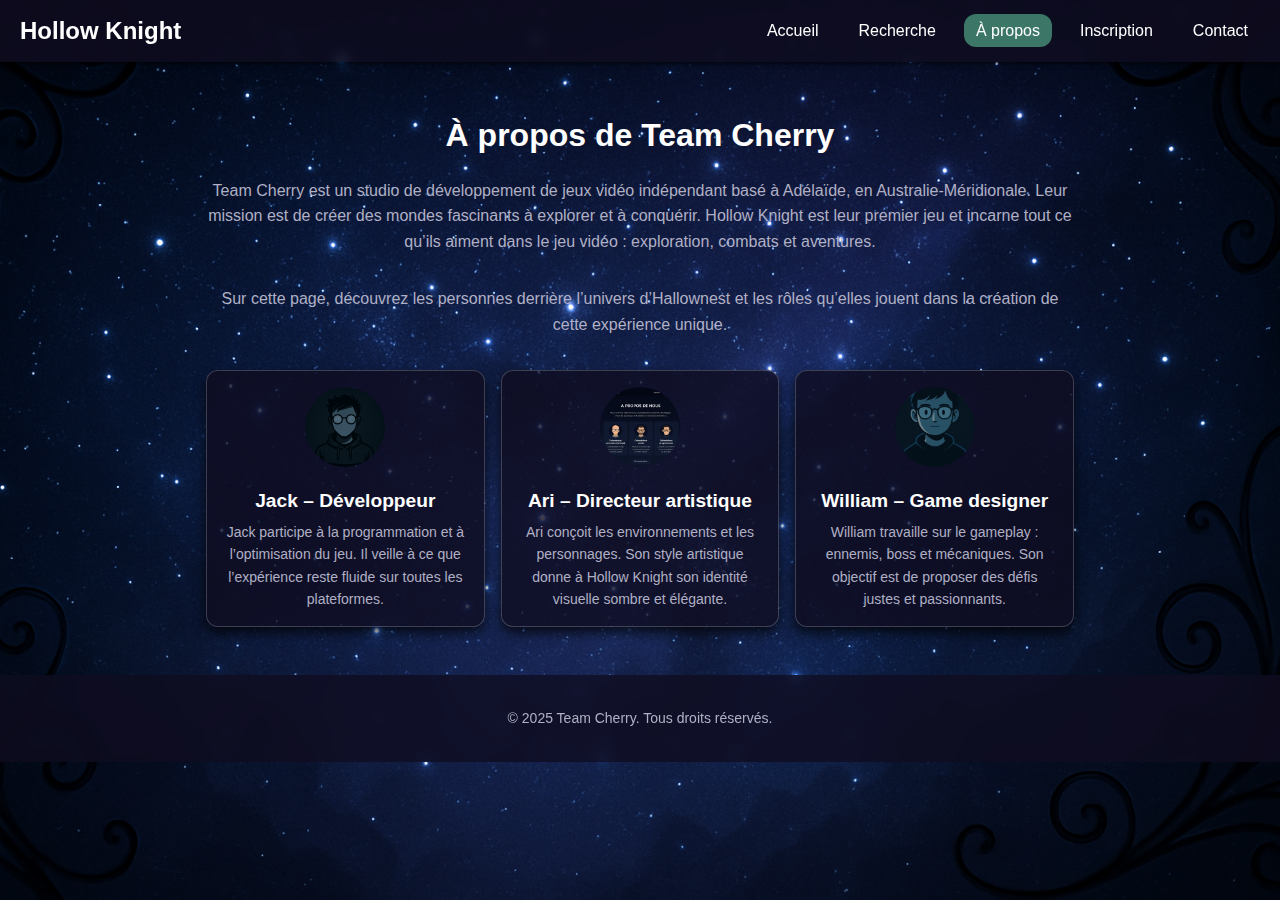
<file: about.html>
<!DOCTYPE html>
<html lang="fr">
<head>
  <meta charset="UTF-8">
  <title>À propos – Hollow Knight</title>
  <link rel="stylesheet" href="css/styles.css">
  <script defer src="js/script.js"></script>
</head>
<body>
  <nav class="navbar">
    <h1 class="logo">Hollow Knight</h1>
    <ul>
      <li><a href="index.html">Accueil</a></li>
      <li><a href="recherche.html">Recherche</a></li>
      <li><a href="about.html" class="active">À propos</a></li>
      <li><a href="inscription.html">Inscription</a></li>
      <li><a href="contact.html">Contact</a></li>
    </ul>
  </nav>
  <section class="about-container">
    <h2>À propos de Team Cherry</h2>
    <p class="intro">Team Cherry est un studio de développement de jeux vidéo indépendant basé à Adélaïde, en Australie-Méridionale. Leur mission est de créer des mondes fascinants à explorer et à conquérir. Hollow Knight est leur premier jeu et incarne tout ce qu’ils aiment dans le jeu vidéo : exploration, combats et aventures.</p>
    <p class="intro">Sur cette page, découvrez les personnes derrière l’univers d’Hallownest et les rôles qu’elles jouent dans la création de cette expérience unique.</p>
    <div class="team-grid">
      <div class="team-member">
        <img src="images/member1.png" alt="Membre de l’équipe 1">
        <h3>Jack – Développeur</h3>
        <p>Jack participe à la programmation et à l’optimisation du jeu. Il veille à ce que l’expérience reste fluide sur toutes les plateformes.</p>
      </div>
      <div class="team-member">
        <img src="images/member2.png" alt="Membre de l’équipe 2">
        <h3>Ari – Directeur artistique</h3>
        <p>Ari conçoit les environnements et les personnages. Son style artistique donne à Hollow Knight son identité visuelle sombre et élégante.</p>
      </div>
      <div class="team-member">
        <img src="images/member3.png" alt="Membre de l’équipe 3">
        <h3>William – Game designer</h3>
        <p>William travaille sur le gameplay : ennemis, boss et mécaniques. Son objectif est de proposer des défis justes et passionnants.</p>
      </div>
    </div>
  </section>
  <footer>
    <p>&copy; 2025 Team Cherry. Tous droits réservés.</p>
  </footer>
</body>
</html>
</file>
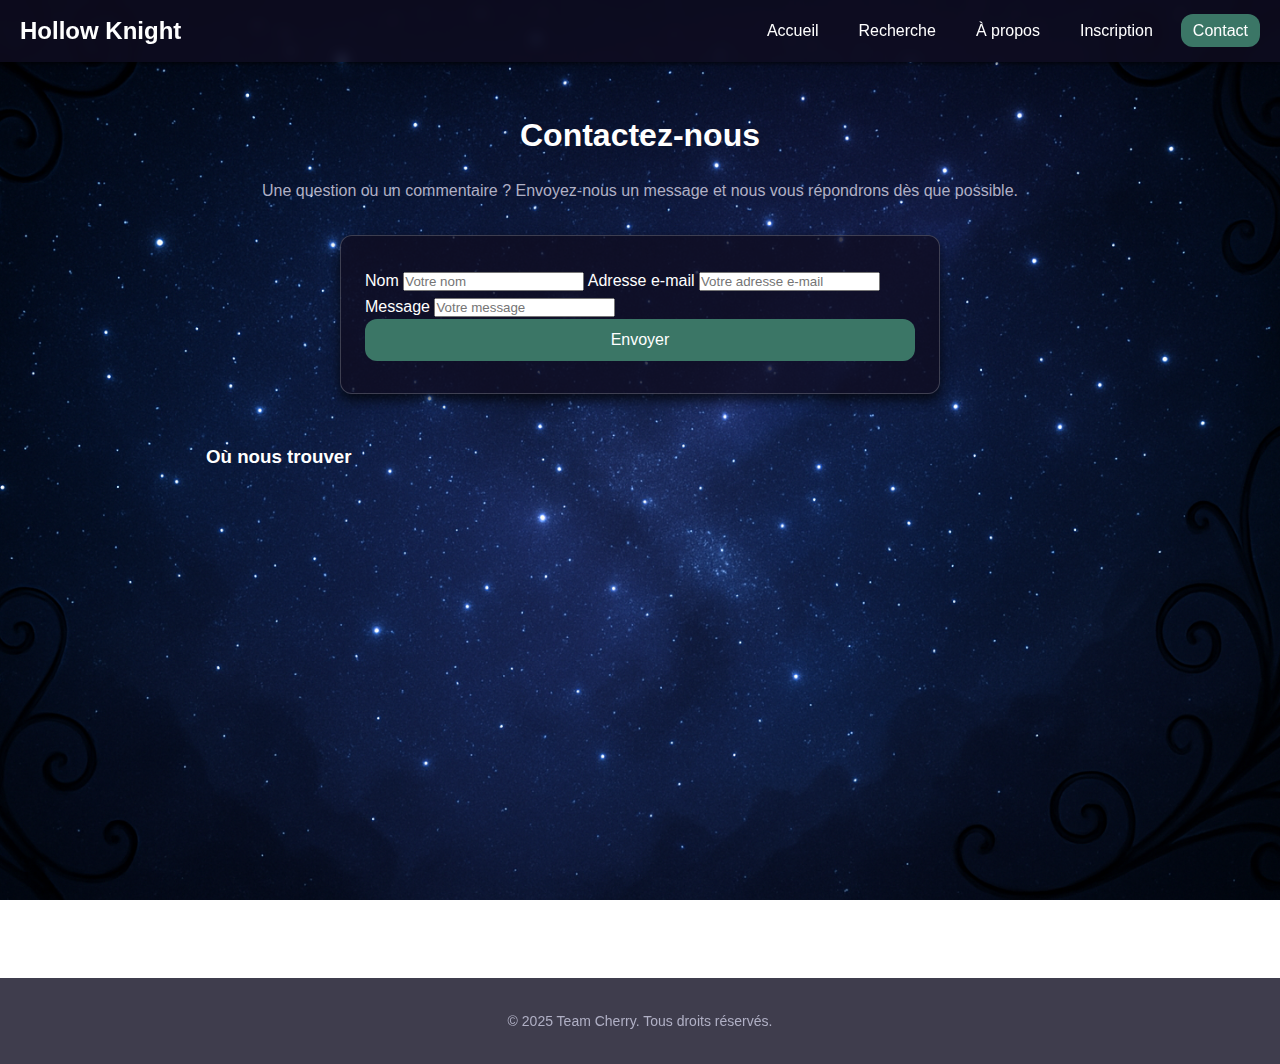
<file: contact.html>
<!DOCTYPE html>
<html lang="fr">
<head>
  <meta charset="UTF-8">
  <title>Contact – Hollow Knight</title>
  <link rel="stylesheet" href="css/styles.css">
  <script defer src="js/script.js"></script>
</head>
<body>
  <nav class="navbar">
    <h1 class="logo">Hollow Knight</h1>
    <ul>
      <li><a href="index.html">Accueil</a></li>
      <li><a href="recherche.html">Recherche</a></li>
      <li><a href="about.html">À propos</a></li>
      <li><a href="inscription.html">Inscription</a></li>
      <li><a href="contact.html" class="active">Contact</a></li>
    </ul>
  </nav>
  <section class="about-container">
    <h2>Contactez‑nous</h2>
    <p class="intro">Une question ou un commentaire ? Envoyez‑nous un message et nous vous répondrons dès que possible.</p>
    <form id="contact-form" class="inscription-container" style="max-width:600px; margin:0 auto;">
      <label for="contact-name">Nom</label>
      <input type="text" id="contact-name" name="contact-name" placeholder="Votre nom">
      <label for="contact-email">Adresse e‑mail</label>
      <input type="email" id="contact-email" name="contact-email" placeholder="Votre adresse e‑mail">
      <label for="contact-message">Message</label>
      <input type="text" id="contact-message" name="contact-message" placeholder="Votre message">
      <button type="submit">Envoyer</button>
    </form>
    <div class="map" style="margin-top:3rem;">
      <h3>Où nous trouver</h3>
      <!-- Code d’intégration de Google Maps généré via l’option "Partager" → "Intégrer" comme indiqué dans la documentation【428095736470677†L281-L305】 -->
      <iframe src="https://www.google.com/maps/embed?pb=!1m18!1m12!1m3!1d3537.8579581970954!2d138.6007453150613!3d-34.921230131705836!2m3!1f0!2f0!3f0!3m2!1i1024!2i768!4f13.1!3m3!1m2!1s0x6ab0cedbc0ac203b%3A0x654c371d335dfc39!2sAdelaide%20SA%2C%20Australia!5e0!3m2!1sfr!2sca!4v1700000000000!5m2!1sfr!2sca" width="100%" height="450" style="border:0; border-radius: var(--border-radius);" allowfullscreen loading="lazy" referrerpolicy="no-referrer-when-downgrade"></iframe>
    </div>
  </section>
  <footer>
    <p>&copy; 2025 Team Cherry. Tous droits réservés.</p>
  </footer>
</body>
</html>
</file>
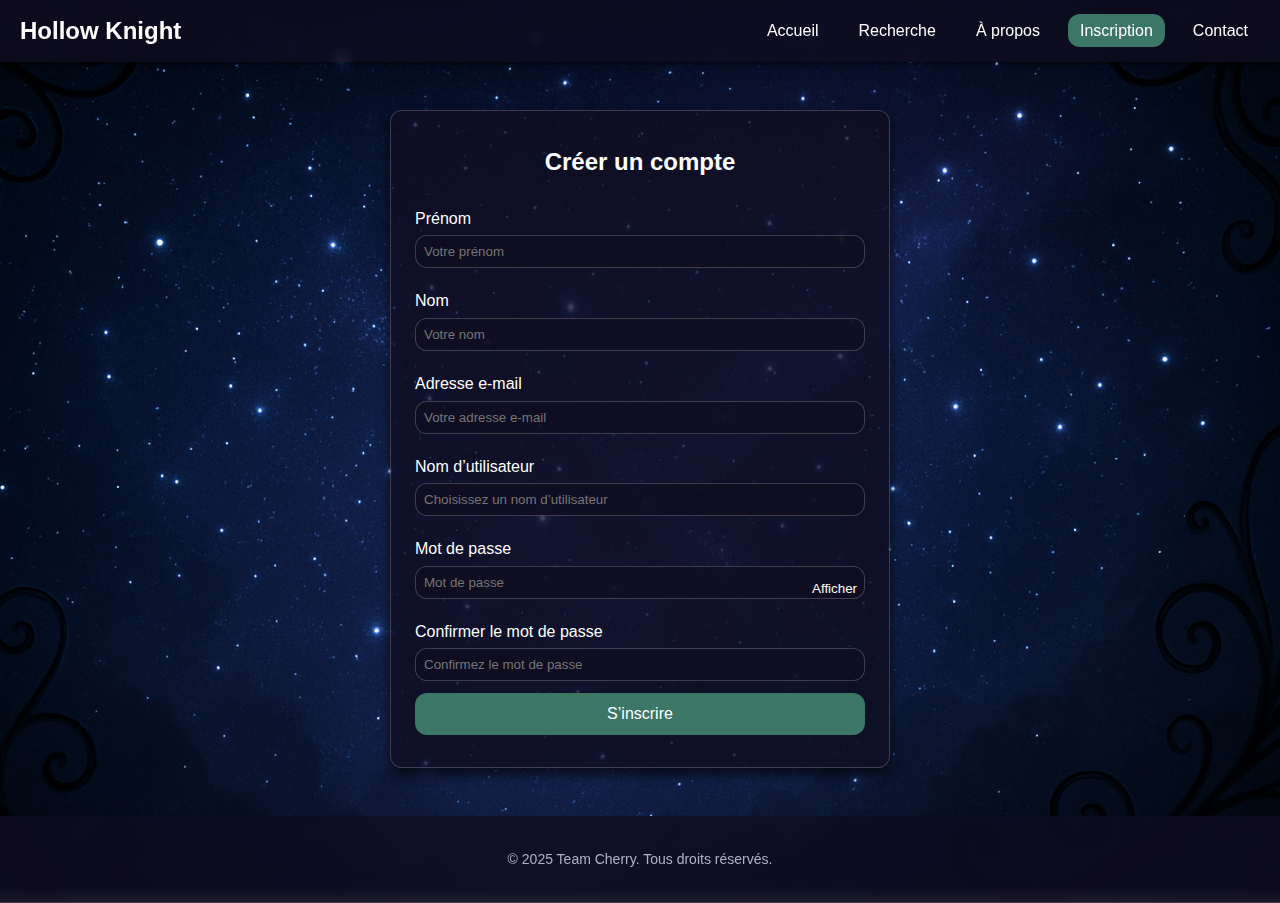
<file: inscription.html>
<!DOCTYPE html>
<html lang="fr">
<head>
  <meta charset="UTF-8">
  <title>Inscription – Hollow Knight</title>
  <link rel="stylesheet" href="css/styles.css">
  <script defer src="js/script.js"></script>
</head>
<body>
  <nav class="navbar">
    <h1 class="logo">Hollow Knight</h1>
    <ul>
      <li><a href="index.html">Accueil</a></li>
      <li><a href="recherche.html">Recherche</a></li>
      <li><a href="about.html">À propos</a></li>
      <li><a href="inscription.html" class="active">Inscription</a></li>
      <li><a href="contact.html">Contact</a></li>
    </ul>
  </nav>
  <section class="inscription-container">
    <h2>Créer un compte</h2>
    <!-- Messages d’erreur et de succès -->
    <div id="form-error"></div>
    <div id="form-success"></div>
    <!-- Formulaire -->
    <form id="signup-form">
      <label for="prenom">Prénom</label>
      <input type="text" id="prenom" name="prenom" placeholder="Votre prénom">

      <label for="nom">Nom</label>
      <input type="text" id="nom" name="nom" placeholder="Votre nom">

      <label for="email">Adresse e‑mail</label>
      <input type="email" id="email" name="email" placeholder="Votre adresse e‑mail">

      <label for="username">Nom d’utilisateur</label>
      <input type="text" id="username" name="username" placeholder="Choisissez un nom d’utilisateur">

      <label for="password">Mot de passe</label>
      <div class="password-wrapper">
        <input type="password" id="password" name="password" placeholder="Mot de passe">
        <button type="button" id="toggle-password">Afficher</button>
      </div>

      <label for="confirm-password">Confirmer le mot de passe</label>
      <input type="password" id="confirm-password" name="confirm-password" placeholder="Confirmez le mot de passe">

      <button type="submit">S’inscrire</button>
    </form>
  </section>
  <footer>
    <p>&copy; 2025 Team Cherry. Tous droits réservés.</p>
  </footer>
</body>
</html>
</file>
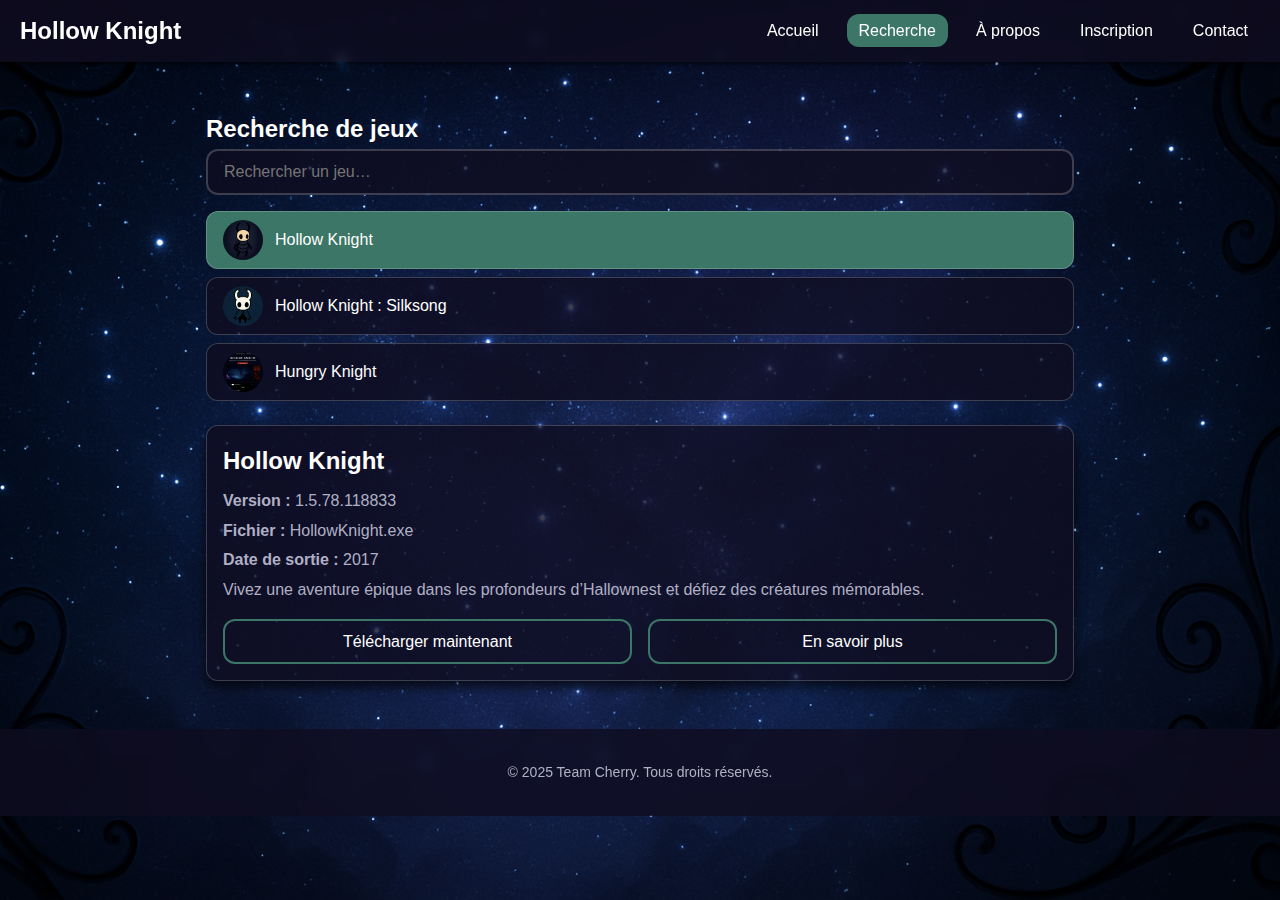
<file: recherche.html>
<!DOCTYPE html>
<html lang="fr">
<head>
  <meta charset="UTF-8">
  <title>Recherche – Hollow Knight</title>
  <link rel="stylesheet" href="css/styles.css">
  <script defer src="js/script.js"></script>
</head>
<body>
  <!-- Navigation -->
  <nav class="navbar">
    <h1 class="logo">Hollow Knight</h1>
    <ul>
      <li><a href="index.html">Accueil</a></li>
      <li><a href="recherche.html" class="active">Recherche</a></li>
      <li><a href="about.html">À propos</a></li>
      <li><a href="inscription.html">Inscription</a></li>
      <li><a href="contact.html">Contact</a></li>
    </ul>
  </nav>
  <!-- Conteneur de recherche -->
  <section class="search-container">
    <h2>Recherche de jeux</h2>
    <!-- Barre de recherche -->
    <div class="search-bar">
      <input type="text" id="search" placeholder="Rechercher un jeu…">
    </div>
    <!-- Liste des résultats -->
    <ul class="search-results"></ul>
    <!-- Panneau d'informations sur le jeu sélectionné -->
    <div class="game-info"></div>
  </section>
  <footer>
    <p>&copy; 2025 Team Cherry. Tous droits réservés.</p>
  </footer>
</body>
</html>
</file>
<file: css/styles.css>
:root {
  --color-background: #0e0c1f;      /* Couleur de fond générale, très foncée */
  --color-primary:    #1f213a;      /* Couleur des cartes et conteneurs */
  --color-accent:     #3b7666;      /* Couleur d'accentuation (vert/bleu) */
  --color-highlight:  #65b893;      /* Couleur utilisée pour la sélection */
  --color-border:     rgba(255,255,255,0.2); /* Bordures subtiles */
  --text-color:       #ffffff;      /* Couleur principale du texte */
  --text-muted:       #b0b0c5;      /* Couleur de texte secondaire */
  --border-radius:    12px;         /* Rayon standard des coins arrondis */
  --spacing:          1rem;         /* Unité d'espacement de base */
  --transition-fast:  0.3s;         /* Durée des transitions */
}

/* Réinitialisation de base et typographie par défaut. */
* {
  box-sizing: border-box;
  margin: 0;
  padding: 0;
}

body {
  font-family: 'Segoe UI', Roboto, sans-serif;
  color: var(--text-color);
  background-image: url('../images/star-bg.png');
  background-attachment: fixed;
  background-position: center;
  background-size: cover;
  line-height: 1.6;
}

a {
  color: var(--text-color);
  text-decoration: none;
  transition: color var(--transition-fast);
}

a:hover {
  color: var(--color-highlight);
}

/* Navigation principale */
.navbar {
  display: flex;
  justify-content: space-between;
  align-items: center;
  padding: 0.75rem 1.25rem;
  background: rgba(15, 13, 32, 0.8);
  backdrop-filter: blur(6px);
  position: sticky;
  top: 0;
  z-index: 1000;
  box-shadow: 0 2px 4px rgba(0,0,0,0.6);
}

.navbar .logo {
  font-size: 1.5rem;
  font-weight: 600;
}

.navbar ul {
  list-style: none;
  display: flex;
  gap: 1rem;
}

.navbar li a {
  padding: 0.5rem 0.75rem;
  border-radius: var(--border-radius);
  transition: background var(--transition-fast);
}

.navbar li a:hover,
.navbar li a.active {
  background: var(--color-accent);
}

/* Section héroïque de la page d'accueil */
.hero {
  text-align: center;
  padding: 4rem 1rem;
  background: linear-gradient(180deg, rgba(0,0,0,0.3) 0%, rgba(0,0,0,0.8) 100%);
}

.hero h2 {
  font-size: 2.5rem;
  margin-bottom: 0.5rem;
}

.hero p {
  font-size: 1.2rem;
  color: var(--text-muted);
}

/* Bouton d’appel à l’action sur la page d’accueil */
.cta-home {
  display: inline-block;
  margin-top: 1.5rem;
  padding: 0.75rem 1.5rem;
  background: var(--color-accent);
  color: #fff;
  border-radius: var(--border-radius);
  font-size: 1rem;
  transition: background var(--transition-fast);
}

.cta-home:hover {
  background: var(--color-highlight);
}

/* Section de prévisualisation (slider) */
.preview {
  max-width: 900px;
  margin: 3rem auto;
  text-align: center;
  padding: 0 1rem;
}

.preview h3 {
  font-size: 1.8rem;
  margin-bottom: 1rem;
}

.slider {
  position: relative;
  overflow: hidden;
  border-radius: var(--border-radius);
  box-shadow: 0 6px 12px rgba(0,0,0,0.8);
}

.slides {
  display: flex;
  transition: transform var(--transition-fast) ease-in-out;
}

.slide {
  min-width: 100%;
  max-height: 400px;
  object-fit: cover;
}

.slider-btn {
  position: absolute;
  top: 50%;
  transform: translateY(-50%);
  background: rgba(0,0,0,0.5);
  border: none;
  color: #fff;
  padding: 0.5rem 0.75rem;
  font-size: 1.5rem;
  cursor: pointer;
  border-radius: var(--border-radius);
  transition: background var(--transition-fast);
}

.slider-btn:hover {
  background: rgba(0,0,0,0.8);
}

.slider-btn.prev { left: 10px; }
.slider-btn.next { right: 10px; }

/* Section vidéo */
.video-section {
  max-width: 900px;
  margin: 3rem auto;
  text-align: center;
  padding: 0 1rem;
}

.video-section h3 {
  font-size: 1.8rem;
  margin-bottom: 0.5rem;
}

.video-section p {
  color: var(--text-muted);
  margin-bottom: 1rem;
}

.video-wrapper {
  position: relative;
  padding-bottom: 56.25%; /* 16:9 */
  height: 0;
  overflow: hidden;
  border-radius: var(--border-radius);
  box-shadow: 0 6px 12px rgba(0,0,0,0.8);
}

.video-wrapper iframe {
  position: absolute;
  top: 0;
  left: 0;
  width: 100%;
  height: 100%;
  border: 0;
}

/* Pied de page */
footer {
  text-align: center;
  padding: 2rem 1rem;
  background: rgba(15, 13, 32, 0.8);
  backdrop-filter: blur(6px);
  font-size: 0.875rem;
  color: var(--text-muted);
}

/* Page de recherche (recherche.html) */
.search-container {
  max-width: 900px;
  margin: 3rem auto;
  padding: 0 1rem;
}

.search-bar {
  display: flex;
  align-items: center;
  margin-bottom: 1rem;
  border: 2px solid var(--color-border);
  border-radius: var(--border-radius);
  background: rgba(15, 13, 32, 0.8);
  overflow: hidden;
}

.search-bar input[type="text"] {
  flex: 1;
  padding: 0.75rem 1rem;
  border: none;
  background: transparent;
  color: var(--text-color);
  font-size: 1rem;
}

.search-bar input[type="text"]:focus {
  outline: none;
  background: rgba(255,255,255,0.05);
}

.search-results {
  list-style: none;
  padding: 0;
  margin: 0;
}

.search-results li {
  display: flex;
  align-items: center;
  margin-bottom: 0.5rem;
  padding: 0.5rem 1rem;
  border-radius: var(--border-radius);
  background: rgba(15, 13, 32, 0.8);
  border: 1px solid var(--color-border);
  cursor: pointer;
  transition: background var(--transition-fast);
}

.search-results li.selected {
  background: var(--color-accent);
}

.search-results img {
  width: 40px;
  height: 40px;
  margin-right: 0.75rem;
  border-radius: 50%;
}

.search-results span {
  font-size: 1rem;
}

.game-info {
  margin-top: 1.5rem;
  padding: 1rem;
  background: rgba(15, 13, 32, 0.8);
  border: 1px solid var(--color-border);
  border-radius: var(--border-radius);
  box-shadow: 0 6px 12px rgba(0,0,0,0.7);
}

.game-info h4 {
  font-size: 1.5rem;
  margin-bottom: 0.5rem;
}

.game-info p {
  margin-bottom: 0.25rem;
  color: var(--text-muted);
}

.game-info .cta-buttons {
  display: flex;
  gap: 1rem;
  margin-top: 1rem;
}

.game-info .cta-buttons a {
  flex: 1;
  text-align: center;
  padding: 0.5rem 1rem;
  border-radius: var(--border-radius);
  border: 2px solid var(--color-accent);
  transition: background var(--transition-fast), border var(--transition-fast);
}

.game-info .cta-buttons a:hover {
  background: var(--color-accent);
}

/* Page À propos (about.html) */
.about-container {
  max-width: 900px;
  margin: 3rem auto;
  padding: 0 1rem;
}

.about-container h2 {
  text-align: center;
  font-size: 2rem;
  margin-bottom: 1rem;
}

.about-container .intro {
  text-align: center;
  margin-bottom: 2rem;
  color: var(--text-muted);
}

.team-grid {
  display: grid;
  grid-template-columns: repeat(auto-fit, minmax(250px, 1fr));
  gap: 1rem;
}

.team-member {
  background: rgba(15, 13, 32, 0.8);
  border: 1px solid var(--color-border);
  border-radius: var(--border-radius);
  padding: 1rem;
  text-align: center;
  box-shadow: 0 6px 12px rgba(0,0,0,0.7);
}

.team-member img {
  width: 80px;
  height: 80px;
  object-fit: cover;
  border-radius: 50%;
  margin-bottom: 0.75rem;
}

.team-member h3 {
  font-size: 1.2rem;
  margin-bottom: 0.25rem;
}

.team-member p {
  font-size: 0.875rem;
  color: var(--text-muted);
}

/* Page d'inscription (inscription.html) */
.inscription-container {
  max-width: 500px;
  margin: 3rem auto;
  padding: 2rem 1.5rem;
  background: rgba(15, 13, 32, 0.8);
  border: 1px solid var(--color-border);
  border-radius: var(--border-radius);
  box-shadow: 0 6px 12px rgba(0,0,0,0.7);
}

.inscription-container h2 {
  text-align: center;
  margin-bottom: 1.5rem;
}

.inscription-container form label {
  display: block;
  margin: 0.5rem 0 0.25rem;
}

.inscription-container form input {
  width: 100%;
  padding: 0.5rem;
  margin-bottom: 0.75rem;
  border: 1px solid var(--color-border);
  border-radius: var(--border-radius);
  background: rgba(15, 13, 32, 0.8);
  color: var(--text-color);
  transition: border-color var(--transition-fast), background var(--transition-fast);
}

.inscription-container form input:focus {
  outline: none;
  border-color: var(--color-accent);
  background: rgba(255,255,255,0.05);
}

.password-wrapper {
  position: relative;
}

.password-wrapper input {
  padding-right: 3rem;
}

.password-wrapper button {
  position: absolute;
  right: 0.5rem;
  top: 50%;
  transform: translateY(-50%);
  background: none;
  border: none;
  color: var(--text-color);
  cursor: pointer;
}

.inscription-container button[type="submit"] {
  width: 100%;
  padding: 0.75rem;
  border: none;
  border-radius: var(--border-radius);
  background: var(--color-accent);
  color: #fff;
  font-size: 1rem;
  cursor: pointer;
  transition: background var(--transition-fast);
}

.inscription-container button[type="submit"]:hover {
  background: var(--color-highlight);
}

#form-error {
  color: #ff7878;
  margin-bottom: 0.5rem;
  text-align: center;
}

#form-success {
  color: #65b893;
  margin-bottom: 0.5rem;
  text-align: center;
}

/* Responsivité */
@media (max-width: 768px) {
  .navbar ul {
    flex-direction: column;
    background: rgba(15, 13, 32, 0.9);
    position: absolute;
    top: 60px;
    right: 1rem;
    padding: 1rem;
    border-radius: var(--border-radius);
    display: none;
  }
  .navbar ul.show {
    display: flex;
  }

}
</file>
